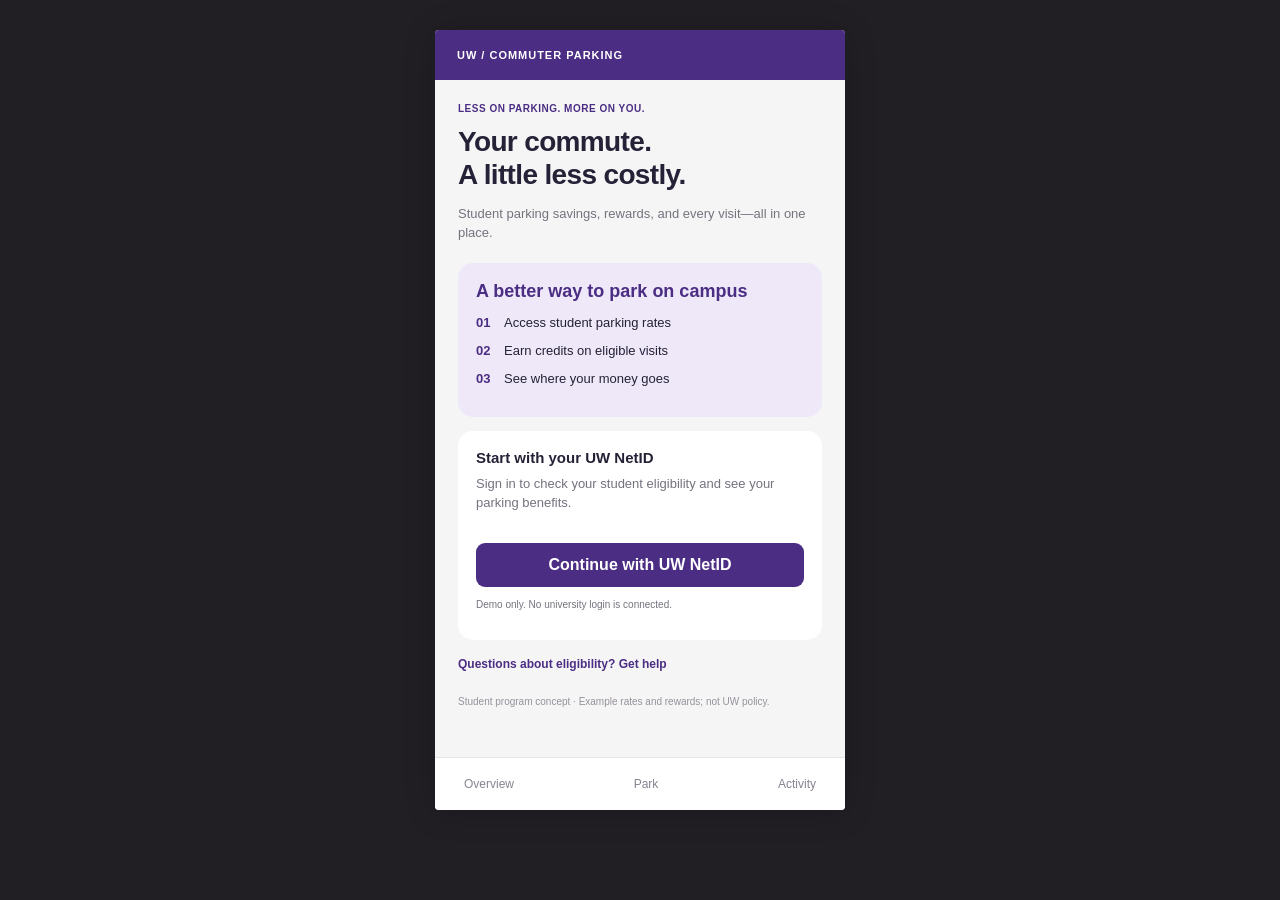
<file: index.html>
<!DOCTYPE html>
<html lang="en">
  <head>
    <meta charset="utf-8"/>
    <meta content="width=device-width, initial-scale=1" name="viewport"/>
    <title>
      Welcome | UW Commuter Parking
    </title>
    <link href="styles.css" rel="stylesheet"/>
    <script defer="" src="app.js">
    </script>
  </head>
  <body data-page="index">
    <div class="app">
      <header class="brand">
        UW / COMMUTER PARKING
      </header>
      <main id="content">
        <div class="eyebrow">
          Less on parking. More on you.
        </div>
        <h1>
          Your commute.
          <br/>
          A little less costly.
        </h1>
        <p class="sub">
          Student parking savings, rewards, and every visit—all in one place.
        </p>
        <section class="card lavender">
          <h2 style="color:var(--purple)">
            A better way to park on campus
          </h2>
          <div class="steps">
            <div>
              <b>
                01
              </b>
              Access student parking rates
            </div>
            <div>
              <b>
                02
              </b>
              Earn credits on eligible visits
            </div>
            <div>
              <b>
                03
              </b>
              See where your money goes
            </div>
          </div>
        </section>
        <section class="card">
          <h3>
            Start with your UW NetID
          </h3>
          <p class="sub">
            Sign in to check your student eligibility and see your parking benefits.
          </p>
          <button class="btn" data-go="login">
            Continue with UW NetID
          </button>
          <p class="tiny muted">
            Demo only. No university login is connected.
          </p>
        </section>
        <button class="link" data-action="help">
          Questions about eligibility? Get help
        </button>
        <p class="bottom-note">
          Student program concept · Example rates and rewards; not UW policy.
        </p>
      </main>
      <nav aria-label="Primary navigation" class="footer" hidden="" id="footer">
        <button data-go="overview">
          Overview
        </button>
        <button data-go="park">
          Park
        </button>
        <button data-go="activity">
          Activity
        </button>
      </nav>
    </div>
  </body>
</html>
</file>
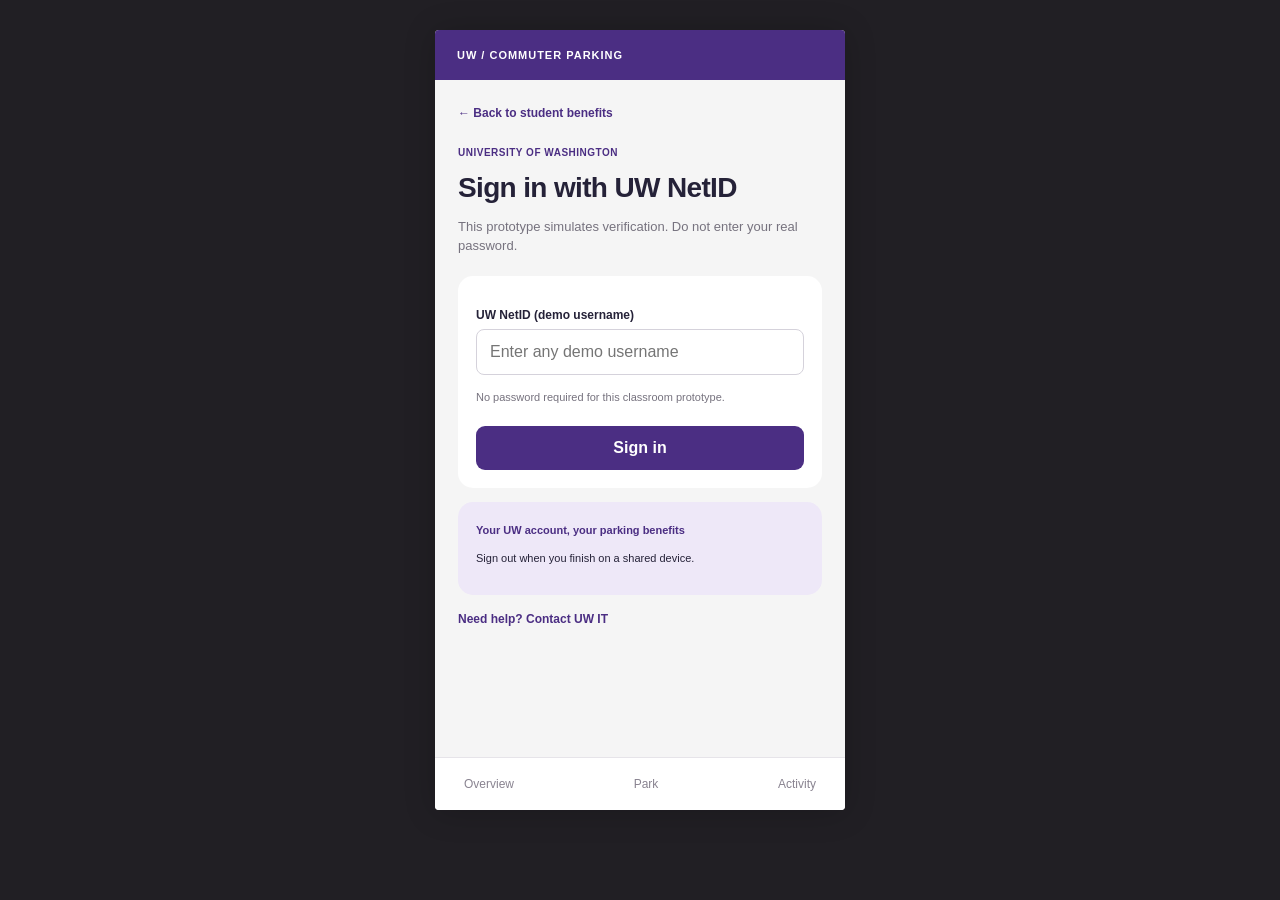
<file: activity.html>
<!DOCTYPE html>
<html lang="en">
  <head>
    <meta charset="utf-8"/>
    <meta content="width=device-width, initial-scale=1" name="viewport"/>
    <title>
      Activity & Savings | UW Commuter Parking
    </title>
    <link href="styles.css" rel="stylesheet"/>
    <script defer="" src="app.js">
    </script>
  </head>
  <body data-page="activity">
    <div class="app">
      <header class="brand">
        UW / COMMUTER PARKING
      </header>
      <main id="content">
        <div class="eyebrow">
          Your parking, in one place
        </div>
        <h1>
          Activity & savings
        </h1>
        <div class="between">
          <span class="small muted">
            November 2026
          </span>
          <span class="small muted">
            This month
          </span>
        </div>
        <section class="card dark">
          <div class="eyebrow" style="color:#e5dafa">
            Paid this month
          </div>
          <div class="money" id="totalPaid">
            —
          </div>
          <div class="row">
            <span>
              Student discounts
            </span>
            <strong id="totalDiscount">
              —
            </strong>
          </div>
          <div class="row">
            <span>
              Credits redeemed
            </span>
            <strong id="totalCredits">
              —
            </strong>
          </div>
          <p class="small" id="visitCount">
            —
          </p>
        </section>
        <h2>
          Recent visits
        </h2>
        <div id="historyList">
        </div>
      </main>
      <nav aria-label="Primary navigation" class="footer" hidden="" id="footer">
        <button data-go="overview">
          Overview
        </button>
        <button data-go="park">
          Park
        </button>
        <button data-go="activity">
          Activity
        </button>
      </nav>
    </div>
  </body>
</html>
</file>
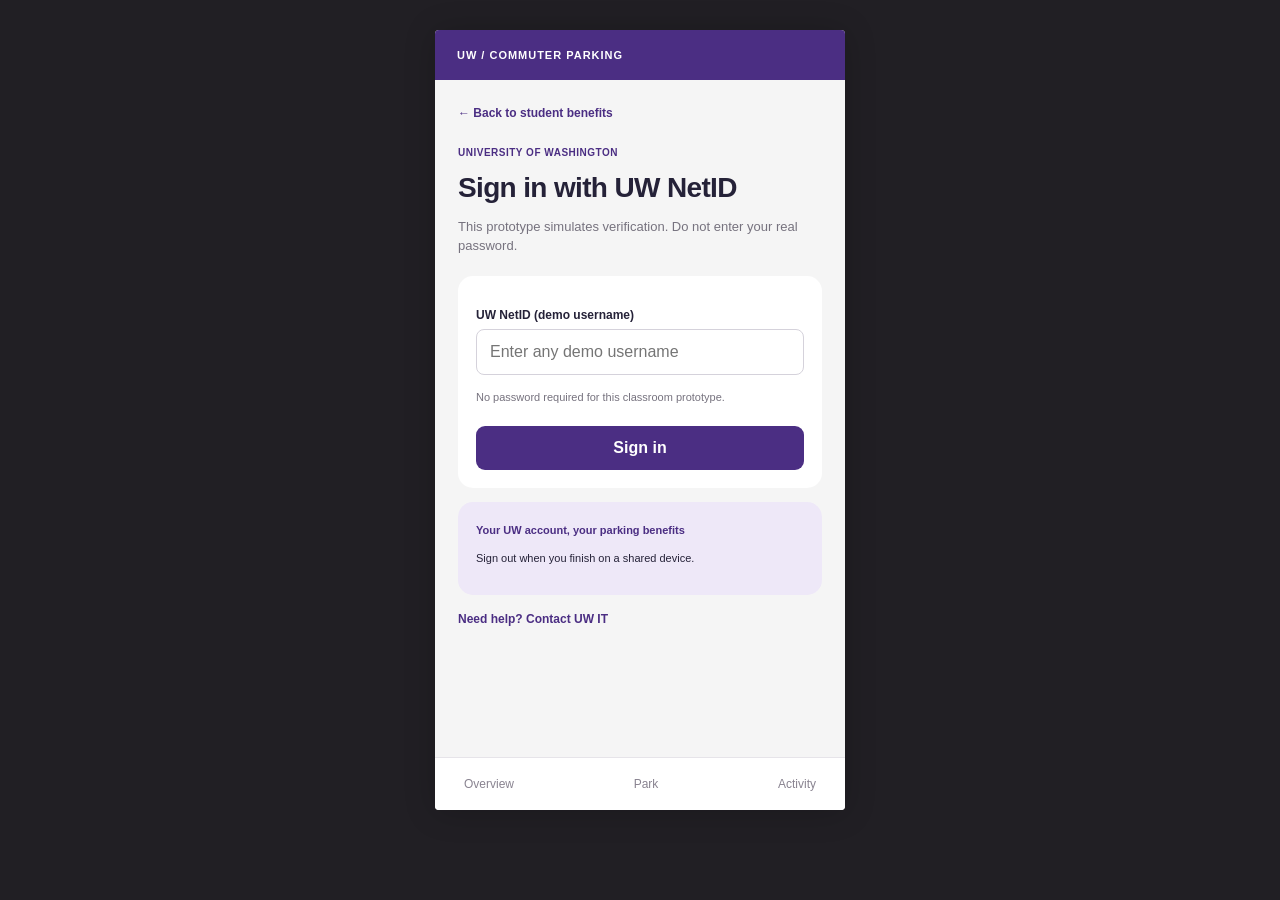
<file: confirmation.html>
<!DOCTYPE html>
<html lang="en">
  <head>
    <meta charset="utf-8"/>
    <meta content="width=device-width, initial-scale=1" name="viewport"/>
    <title>
      Parking Confirmed | UW Commuter Parking
    </title>
    <link href="styles.css" rel="stylesheet"/>
    <script defer="" src="app.js">
    </script>
  </head>
  <body data-page="confirmation">
    <div class="app">
      <header class="brand">
        UW / COMMUTER PARKING
      </header>
      <main id="content">
        <div class="eyebrow" style="color:var(--green)">
          Payment confirmed · Demo
        </div>
        <h1>
          You’re all parked.
        </h1>
        <p class="sub">
          Your parking session is now active.
        </p>
        <section class="card dark">
          <div class="eyebrow" style="color:#e5dafa">
            Parking ends at
          </div>
          <div class="money" id="sessionEnds">
            —
          </div>
          <div class="small" id="sessionTime">
            —
          </div>
        </section>
        <section class="card">
          <h3 id="sessionLocation">
            —
          </h3>
          <div class="small muted" id="sessionVehicle">
            —
          </div>
          <div class="row">
            <span>
              Session reference
            </span>
            <strong id="sessionReference">
              —
            </strong>
          </div>
        </section>
        <section class="card">
          <div class="row">
            <span id="paidMethod">
              Paid with Visa •••• 4242
            </span>
            <strong id="sessionPaid">
              —
            </strong>
          </div>
          <div class="row" style="color:var(--green)">
            <span>
              Student discount
            </span>
            <strong id="sessionDiscount">
              —
            </strong>
          </div>
          <div class="row" style="color:var(--green)">
            <span id="sessionCreditsLabel">
              Credits used
            </span>
            <strong id="sessionCredits">
              —
            </strong>
          </div>
          <p class="tiny muted" id="balanceLeft">
            —
          </p>
        </section>
        <button class="btn secondary" data-go="receipt">
          View receipt
        </button>
        <section class="card greenbox">
          <strong class="small">
            Keep an eye on the time
          </strong>
          <p class="small" id="sessionReminder">
            Your session is active.
          </p>
        </section>
        <button class="link" data-action="help">
          Need help with this session? Get support
        </button>
      </main>
      <nav aria-label="Primary navigation" class="footer" hidden="" id="footer">
        <button data-go="overview">
          Overview
        </button>
        <button data-go="park">
          Park
        </button>
        <button data-go="activity">
          Activity
        </button>
      </nav>
    </div>
  </body>
</html>
</file>
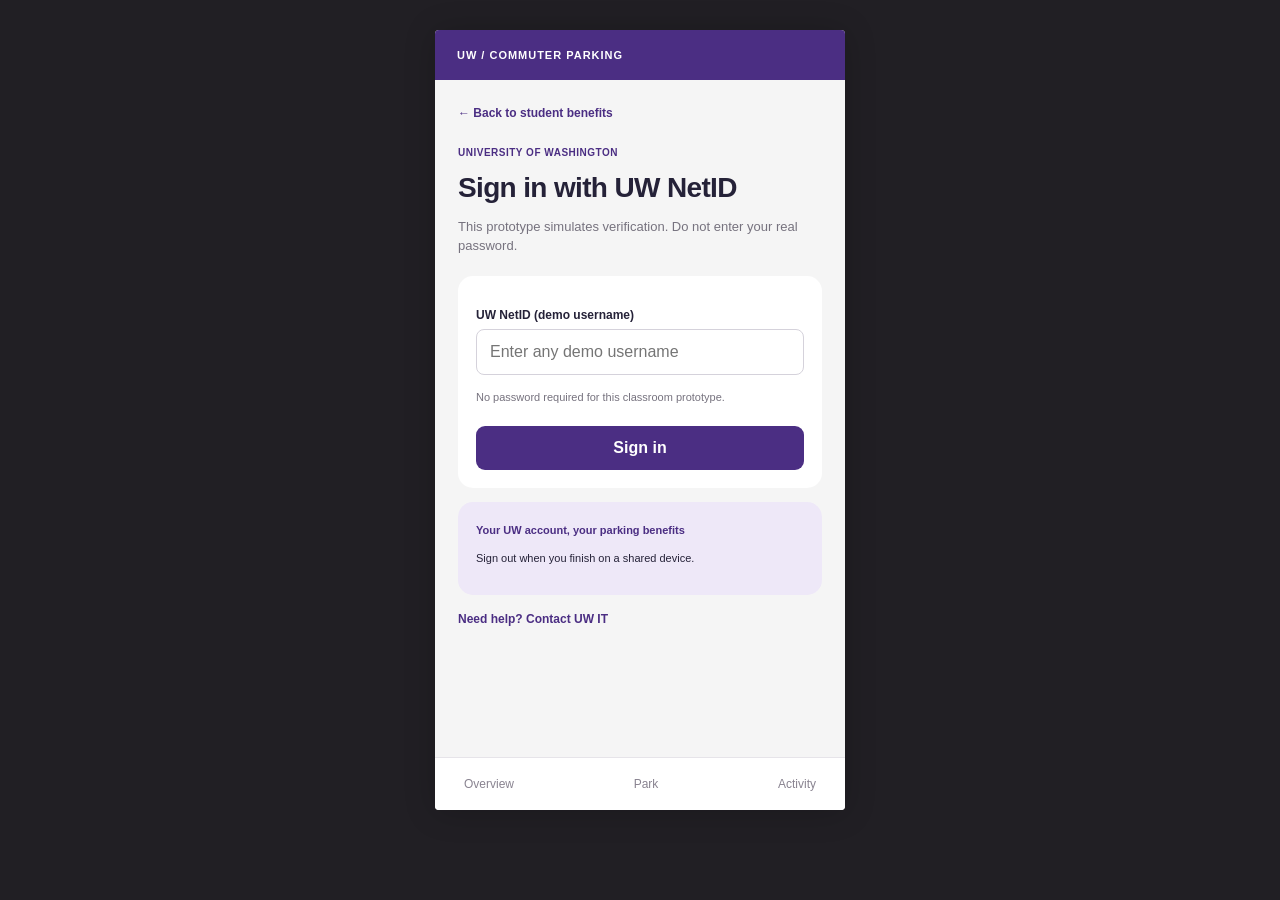
<file: login.html>
<!DOCTYPE html>
<html lang="en">
  <head>
    <meta charset="utf-8"/>
    <meta content="width=device-width, initial-scale=1" name="viewport"/>
    <title>
      Sign In | UW Commuter Parking
    </title>
    <link href="styles.css" rel="stylesheet"/>
    <script defer="" src="app.js">
    </script>
  </head>
  <body data-page="login">
    <div class="app">
      <header class="brand">
        UW / COMMUTER PARKING
      </header>
      <main id="content">
        <button class="link" data-go="index">
          ← Back to student benefits
        </button>
        <p class="eyebrow" style="margin-top:24px">
          University of Washington
        </p>
        <h1>
          Sign in with UW NetID
        </h1>
        <p class="sub">
          This prototype simulates verification. Do not enter your real password.
        </p>
        <form class="card" id="loginForm">
          <div class="field">
            <label for="demoId">
              UW NetID (demo username)
            </label>
            <input autocomplete="off" id="demoId" placeholder="Enter any demo username" required=""/>
          </div>
          <p class="small muted">
            No password required for this classroom prototype.
          </p>
          <button class="btn" type="submit">
            Sign in
          </button>
        </form>
        <section class="card lavender">
          <strong class="small" style="color:var(--purple)">
            Your UW account, your parking benefits
          </strong>
          <p class="small">
            Sign out when you finish on a shared device.
          </p>
        </section>
        <button class="link" data-action="help">
          Need help? Contact UW IT
        </button>
      </main>
      <nav aria-label="Primary navigation" class="footer" hidden="" id="footer">
        <button data-go="overview">
          Overview
        </button>
        <button data-go="park">
          Park
        </button>
        <button data-go="activity">
          Activity
        </button>
      </nav>
    </div>
  </body>
</html>
</file>
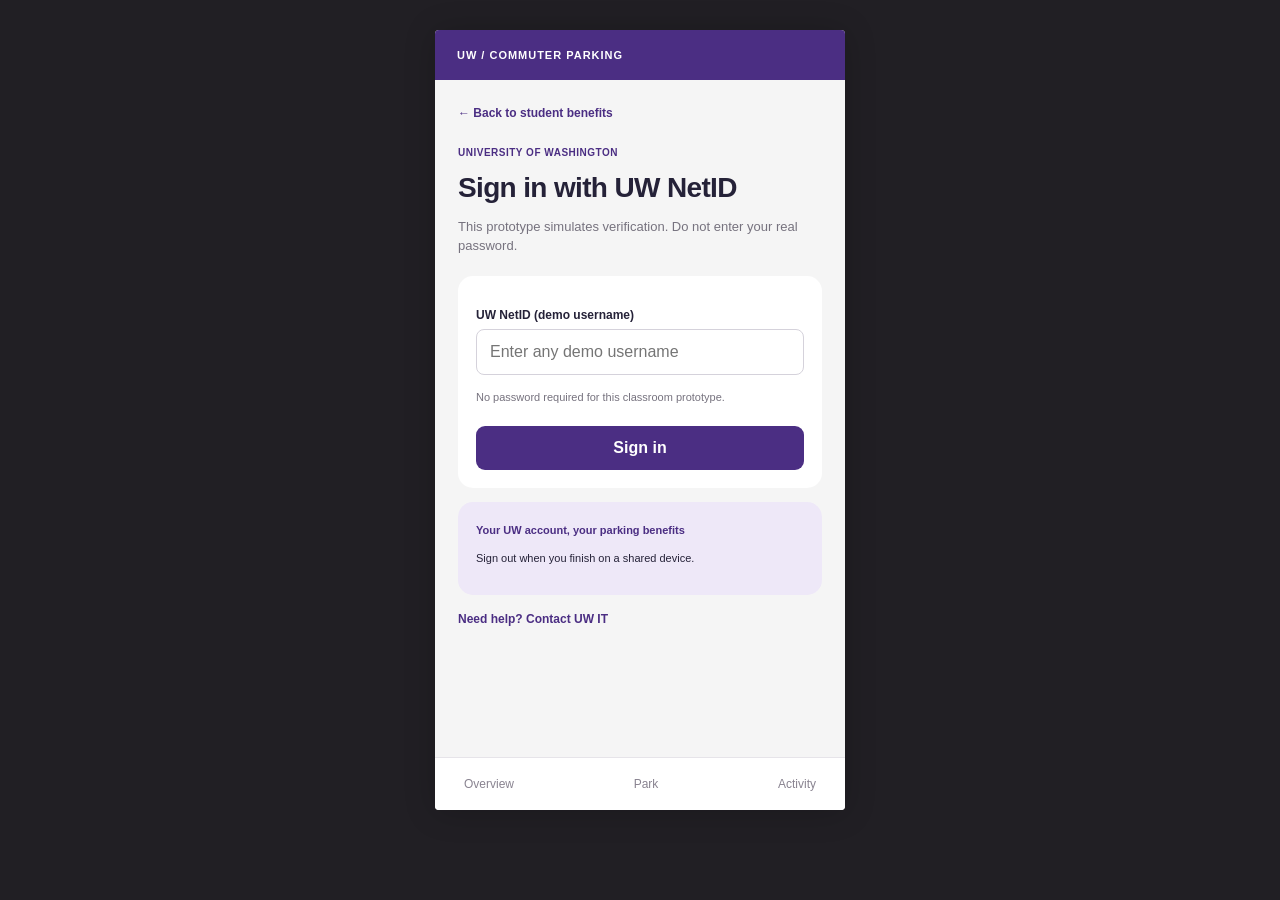
<file: overview.html>
<!DOCTYPE html>
<html lang="en">
  <head>
    <meta charset="utf-8"/>
    <meta content="width=device-width, initial-scale=1" name="viewport"/>
    <title>
      Overview | UW Commuter Parking
    </title>
    <link href="styles.css" rel="stylesheet"/>
    <script defer="" src="app.js">
    </script>
  </head>
  <body data-page="overview">
    <div class="app">
      <header class="brand">
        UW / COMMUTER PARKING
      </header>
      <main id="content">
        <div class="eyebrow">
          Your student benefits
        </div>
        <h1>
          Welcome back.
        </h1>
        <section class="card dark">
          <div class="eyebrow" style="color:#e5dafa">
            Saved this month
          </div>
          <div class="money">
            $24.15
          </div>
          <div class="small">
            $4.15 saved on your last visit
          </div>
        </section>
        <section class="card">
          <div class="between">
            <span style="color:var(--purple)">
              Parking credits
            </span>
            <strong id="creditCount" style="color:var(--purple)">
              1,000 credits
            </strong>
          </div>
          <h2 id="creditAmount" style="margin:14px 0 6px">
            $10.00 toward parking
          </h2>
          <p class="small muted">
            100 credits = $1. Apply credits when you review an eligible parking session.
          </p>
        </section>
        <button class="btn" data-go="park">
          Start parking
        </button>
        <section class="card">
          <div class="between">
            <span class="eyebrow">
              Latest visit
            </span>
            <button class="link" data-go="activity">
              View activity
            </button>
          </div>
          <h3 id="latestLocation" style="margin-top:14px">
            Central Plaza Garage
          </h3>
          <div class="small muted" id="latestDetails">
            Nov 12 · 2 hours · Vehicle BGF4821
          </div>
          <p class="small success">
            <span id="latestPaid">
              Paid $5.85
            </span>
            <span id="latestSaved" style="float:right">
              Saved $4.15
            </span>
          </p>
        </section>
        <p class="bottom-note">
          Student rates apply at participating locations. Your price is shown before you confirm.
        </p>
      </main>
      <nav aria-label="Primary navigation" class="footer" hidden="" id="footer">
        <button data-go="overview">
          Overview
        </button>
        <button data-go="park">
          Park
        </button>
        <button data-go="activity">
          Activity
        </button>
      </nav>
    </div>
  </body>
</html>
</file>
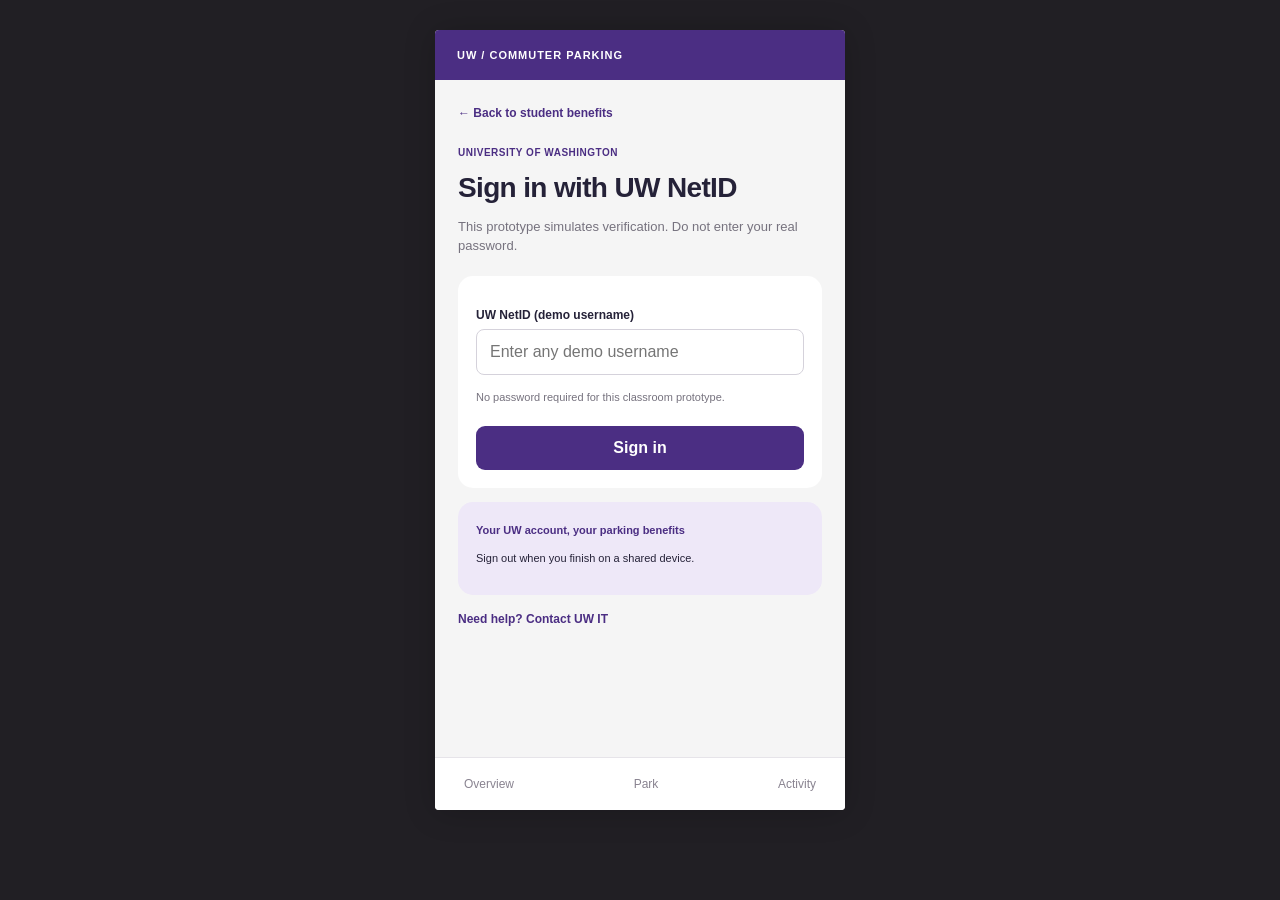
<file: park.html>
<!DOCTYPE html>
<html lang="en">
  <head>
    <meta charset="utf-8"/>
    <meta content="width=device-width, initial-scale=1" name="viewport"/>
    <title>
      Plan Parking | UW Commuter Parking
    </title>
    <link href="styles.css" rel="stylesheet"/>
    <script defer="" src="app.js">
    </script>
  </head>
  <body data-page="park">
    <div class="app">
      <header class="brand">
        UW / COMMUTER PARKING
      </header>
      <main id="content">
        <div class="small muted">
          Overview / Park
        </div>
        <h1>
          Plan your parking
        </h1>
        <p class="sub">
          Choose your stay. See your savings upfront.
        </p>
        <section class="card">
          <div class="between">
            <div>
              <div class="eyebrow">
                Location
              </div>
              <div id="locationText" style="margin-top:6px;font-weight:700">
                Central Plaza Garage
              </div>
              <div class="small muted">
                Participating location · UW Seattle
              </div>
            </div>
            <button class="link" data-action="location">
              Change
            </button>
          </div>
        </section>
        <section class="card">
          <div class="between">
            <div>
              <div class="eyebrow">
                Vehicle
              </div>
              <div id="vehicleText" style="margin-top:6px;font-weight:700">
                BGF4821 · Washington
              </div>
              <div class="small muted">
                Blue Toyota Corolla (demo)
              </div>
            </div>
            <button class="link" data-action="vehicle">
              Change
            </button>
          </div>
        </section>
        <section class="card">
          <h3>
            How long are you staying?
          </h3>
          <div class="choices">
            <button class="choice" data-duration="1">
              1 hour
            </button>
            <button class="choice" data-duration="2">
              2 hours
            </button>
            <button class="choice" data-duration="3">
              3 hours
            </button>
          </div>
          <div class="between">
            <span class="small muted">
              Or set a duration
            </span>
            <select aria-label="Parking duration" id="durationSelect" style="width:115px;padding:7px">
              <option value="1">
                1 hr
              </option>
              <option value="2">
                2 hr
              </option>
              <option value="3">
                3 hr
              </option>
              <option value="4">
                4 hr
              </option>
              <option value="5">
                5 hr
              </option>
              <option value="6">
                6 hr
              </option>
              <option value="7">
                7 hr
              </option>
              <option value="8">
                8 hr
              </option>
            </select>
          </div>
          <p class="tiny muted">
            Times are calculated at checkout.
          </p>
        </section>
        <section class="card lavender">
          <div class="row">
            <span id="standardLabel">
              Standard rate · 2 hours
            </span>
            <strong id="standardAmount">
              $10.00
            </strong>
          </div>
          <div class="row" style="color:var(--green)">
            <span>
              Student discount · 20%
            </span>
            <strong id="discountAmount">
              −$2.00
            </strong>
          </div>
          <div class="row">
            <span>
              Before credits
            </span>
            <strong id="beforeCredits">
              $8.00
            </strong>
          </div>
          <p class="tiny muted">
            Apply available credits in the next step.
          </p>
        </section>
        <button class="btn" data-go="review">
          Review parking
        </button>
        <p class="bottom-note">
          Reviewing does not start your parking session.
        </p>
      </main>
      <nav aria-label="Primary navigation" class="footer" hidden="" id="footer">
        <button data-go="overview">
          Overview
        </button>
        <button data-go="park">
          Park
        </button>
        <button data-go="activity">
          Activity
        </button>
      </nav>
    </div>
  </body>
</html>
</file>
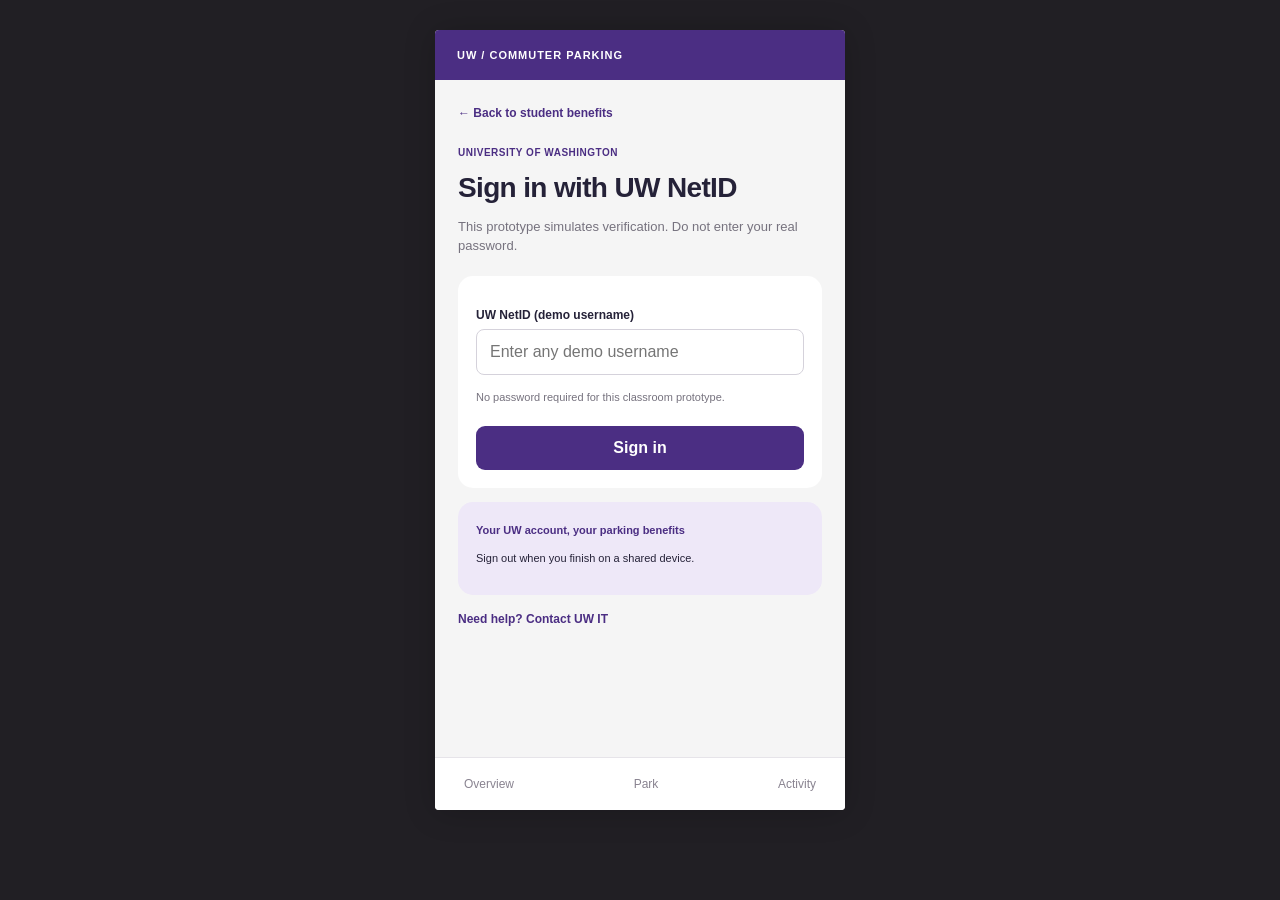
<file: receipt.html>
<!DOCTYPE html>
<html lang="en">
  <head>
    <meta charset="utf-8"/>
    <meta content="width=device-width, initial-scale=1" name="viewport"/>
    <title>
      Parking Receipt | UW Commuter Parking
    </title>
    <link href="styles.css" rel="stylesheet"/>
    <script defer="" src="app.js">
    </script>
  </head>
  <body data-page="receipt">
    <div class="app">
      <header class="brand">
        UW / COMMUTER PARKING
      </header>
      <main id="content">
        <button class="link" data-go="confirmation">
          ← Back to session
        </button>
        <h1>
          Parking receipt
        </h1>
        <section class="card">
          <h3 id="receiptLocation">
            —
          </h3>
          <p class="small muted" id="receiptReference">
            —
          </p>
          <div class="row">
            <span>
              Parking
            </span>
            <strong id="receiptBase">
              —
            </strong>
          </div>
          <div class="row">
            <span>
              Student discount
            </span>
            <strong id="receiptDiscount">
              —
            </strong>
          </div>
          <div class="row">
            <span>
              Credits
            </span>
            <strong id="receiptCredits">
              —
            </strong>
          </div>
          <div class="rule">
          </div>
          <div class="row">
            <span>
              Paid
            </span>
            <strong id="receiptPaid">
              —
            </strong>
          </div>
        </section>
        <button class="btn secondary" data-go="activity">
          Activity & savings
        </button>
      </main>
      <nav aria-label="Primary navigation" class="footer" hidden="" id="footer">
        <button data-go="overview">
          Overview
        </button>
        <button data-go="park">
          Park
        </button>
        <button data-go="activity">
          Activity
        </button>
      </nav>
    </div>
  </body>
</html>
</file>
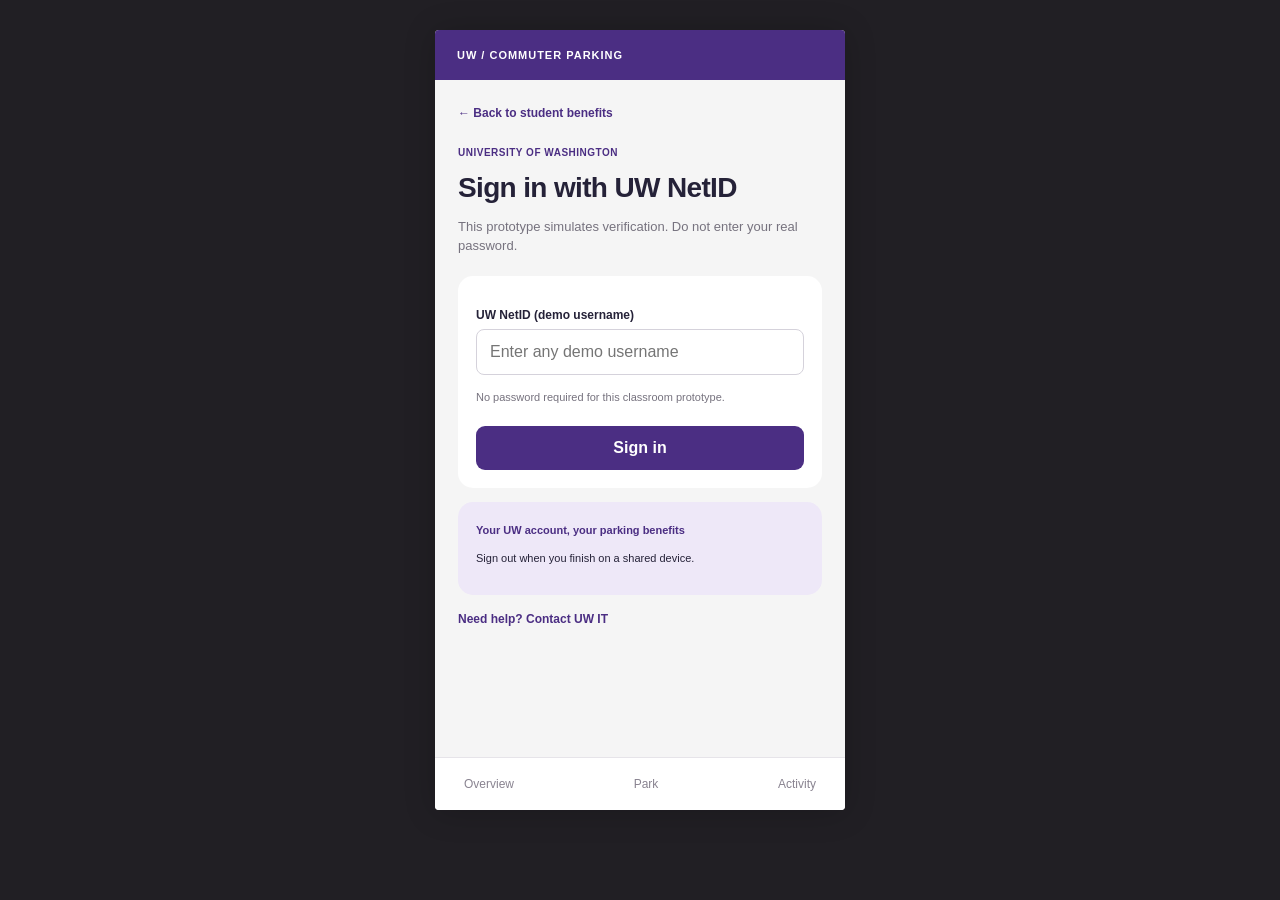
<file: review.html>
<!DOCTYPE html>
<html lang="en">
  <head>
    <meta charset="utf-8"/>
    <meta content="width=device-width, initial-scale=1" name="viewport"/>
    <title>
      Review Parking | UW Commuter Parking
    </title>
    <link href="styles.css" rel="stylesheet"/>
    <script defer="" src="app.js">
    </script>
  </head>
  <body data-page="review">
    <div class="app">
      <header class="brand">
        UW / COMMUTER PARKING
      </header>
      <main id="content">
        <div class="small muted">
          Park / Review
        </div>
        <h1>
          Check, then park.
        </h1>
        <section class="card">
          <div class="between">
            <span class="eyebrow">
              Your session
            </span>
            <button class="link" data-go="park">
              Edit
            </button>
          </div>
          <h3 id="reviewLocation" style="margin-top:10px">
            Central Plaza Garage
          </h3>
          <div class="small muted" id="reviewDetails">
            BGF4821 · Washington
            <br/>
            2 hours · Starting now
          </div>
        </section>
        <section class="card lavender">
          <div class="between">
            <span id="appliedCredits" style="color:var(--purple);font-weight:700">
              500 credits applied
            </span>
            <strong id="appliedCreditDollars">
              −$5.00
            </strong>
          </div>
          <p class="small" id="creditsDescription">
            Using $5.00 of your $10.00 balance.
          </p>
          <div class="between">
            <span class="small" id="remainingCredits" style="color:var(--purple)">
              500 credits will remain
            </span>
            <button class="link" data-action="credits">
              Change
            </button>
          </div>
        </section>
        <section class="card">
          <h3>
            Price breakdown
          </h3>
          <div class="row">
            <span id="reviewHours">
              Parking · 2 hours
            </span>
            <strong id="reviewBase">
              $10.00
            </strong>
          </div>
          <div class="row" style="color:var(--green)">
            <span>
              Student discount · 20%
            </span>
            <strong id="reviewDiscount">
              −$2.00
            </strong>
          </div>
          <div class="row" style="color:var(--green)">
            <span id="reviewCreditsLabel">
              Parking credits · 500
            </span>
            <strong id="reviewCredits">
              −$5.00
            </strong>
          </div>
          <div class="rule">
          </div>
          <div class="row">
            <span>
              Total to pay
            </span>
            <strong id="reviewTotal">
              $3.00
            </strong>
          </div>
        </section>
        <section class="card">
          <div class="between">
            <strong class="small" id="paymentLabel">
              Visa •••• 4242
            </strong>
            <button class="link" data-action="payment">
              Change
            </button>
          </div>
          <div class="tiny muted">
            Simulated payment method
          </div>
        </section>
        <button class="btn" data-action="pay" id="payButton">
          Pay & start parking
        </button>
        <p class="bottom-note">
          Demo payment only; you will not be charged.
        </p>
      </main>
      <nav aria-label="Primary navigation" class="footer" hidden="" id="footer">
        <button data-go="overview">
          Overview
        </button>
        <button data-go="park">
          Park
        </button>
        <button data-go="activity">
          Activity
        </button>
      </nav>
    </div>
  </body>
</html>
</file>
<file: styles.css>
:root {
  --purple:#4b2e83;
  --purple-dark:#382168;
  --lavender:#eee8f8;
  --bg:#f5f5f5;
  --ink:#252238;
  --muted:#76727e;
  --green:#28744e;
  --border:#e6e4e9;
}

* {
  box-sizing:border-box;
}

body {
  margin:0;
  background:#211f24;
  font-family:Inter, -apple-system, BlinkMacSystemFont, "Segoe UI", Arial, sans-serif;
  color:var(--ink);
}

button,input,select {
  font:inherit;
}

button {
  cursor:pointer;
}

.app {
  max-width:410px;
  min-height:100dvh;
  margin:auto;
  background:var(--bg);
  display:flex;
  flex-direction:column;
  box-shadow:0 2px 32px #0003;
}

.brand {
  background:var(--purple);
  color:white;
  padding:19px 22px;
  font-size:11px;
  font-weight:750;
  letter-spacing:.09em;
}

main {
  padding:23px 23px 28px;
  flex:1;
}

h1 {
  font-size:28px;
  line-height:1.17;
  margin:12px 0;
  letter-spacing:-.65px;
}

h2 {
  font-size:18px;
  margin:0 0 12px;
}

h3 {
  font-size:15px;
  margin:0 0 8px;
}

p {
  line-height:1.5;
}

.sub {
  color:var(--muted);
  font-size:13px;
  margin:8px 0 20px;
}

.eyebrow {
  font-size:10px;
  font-weight:750;
  letter-spacing:.05em;
  color:var(--purple);
  text-transform:uppercase;
}

.between {
  display:flex;
  align-items:center;
  justify-content:space-between;
  gap:12px;
}

.card {
  background:white;
  border-radius:15px;
  padding:18px;
  margin:14px 0;
}

.lavender {
  background:var(--lavender);
}

.dark {
  background:var(--purple);
  color:white;
}

.greenbox {
  background:#e5f3eb;
  color:#205d41;
}

.small {
  font-size:11px;
  line-height:1.5;
}

.muted {
  color:var(--muted);
}

.tiny {
  font-size:10px;
}

.money {
  font-size:34px;
  font-weight:750;
  letter-spacing:-.7px;
  margin:9px 0;
}

.btn {
  border:0;
  background:var(--purple);
  color:white;
  border-radius:9px;
  font-weight:650;
  padding:13px 14px;
  width:100%;
  margin:10px 0 0;
}

.btn:hover {
  background:var(--purple-dark);
}

.btn.secondary {
  background:#fff;
  color:var(--purple);
  border:1px solid #ded9e5;
}

.btn.secondary:hover {
  background:#f6f2fb;
}

.link {
  background:none;
  border:0;
  color:var(--purple);
  font-weight:650;
  font-size:12px;
  padding:0;
}

.link:hover {
  text-decoration:underline;
}

.field {
  margin:14px 0;
}

label {
  display:block;
  font-size:12px;
  font-weight:700;
  margin-bottom:7px;
}

input,select {
  width:100%;
  border:1px solid #d5d2db;
  border-radius:8px;
  padding:13px;
  background:#fff;
  color:var(--ink);
}

input:focus,select:focus {
  outline:2px solid var(--purple);
  outline-offset:1px;
}

.row {
  display:flex;
  justify-content:space-between;
  gap:10px;
  margin:10px 0;
  font-size:13px;
  align-items:start;
}

.row span:last-child {
  text-align:right;
}

.rule {
  height:1px;
  background:var(--border);
  margin:15px 0;
}

.choice {
  flex:1;
  border:0;
  padding:12px 2px;
  border-radius:9px;
  background:var(--lavender);
  color:var(--purple);
  font-weight:650;
  font-size:12px;
}

.choice.selected {
  background:var(--purple);
  color:#fff;
}

.choices {
  display:flex;
  gap:7px;
  margin:12px 0;
}

.record {
  background:white;
  border-radius:14px;
  padding:16px;
  margin:11px 0;
}

.record-title {
  font-size:15px;
  font-weight:700;
  margin:6px 0;
}

.footer {
  padding:14px 22px;
  background:white;
  border-top:1px solid var(--border);
  display:flex;
  justify-content:space-between;
}

.footer button {
  background:none;
  border:0;
  font-size:12px;
  color:#898390;
  padding:5px 7px;
}

.footer button.active {
  color:var(--purple);
  font-weight:800;
}

.bottom-note {
  color:#96919c;
  font-size:10px;
  margin-top:22px;
}

.error {
  background:#fff1f1;
  color:#a22;
  border-radius:8px;
  padding:10px;
  font-size:12px;
  margin-top:10px;
}

.success {
  color:var(--green);
}

.steps div {
  margin:13px 0;
  font-size:13px;
}

.steps b {
  color:var(--purple);
  margin-right:10px;
}

.status {
  font-size:11px;
  color:var(--green);
  font-weight:700;
}

@media(min-width:850px) {
  body {
    padding:30px 0;
  }
  .app {
    min-height:780px;
    border-radius:4px;
    overflow:hidden;
  }
}
</file>
